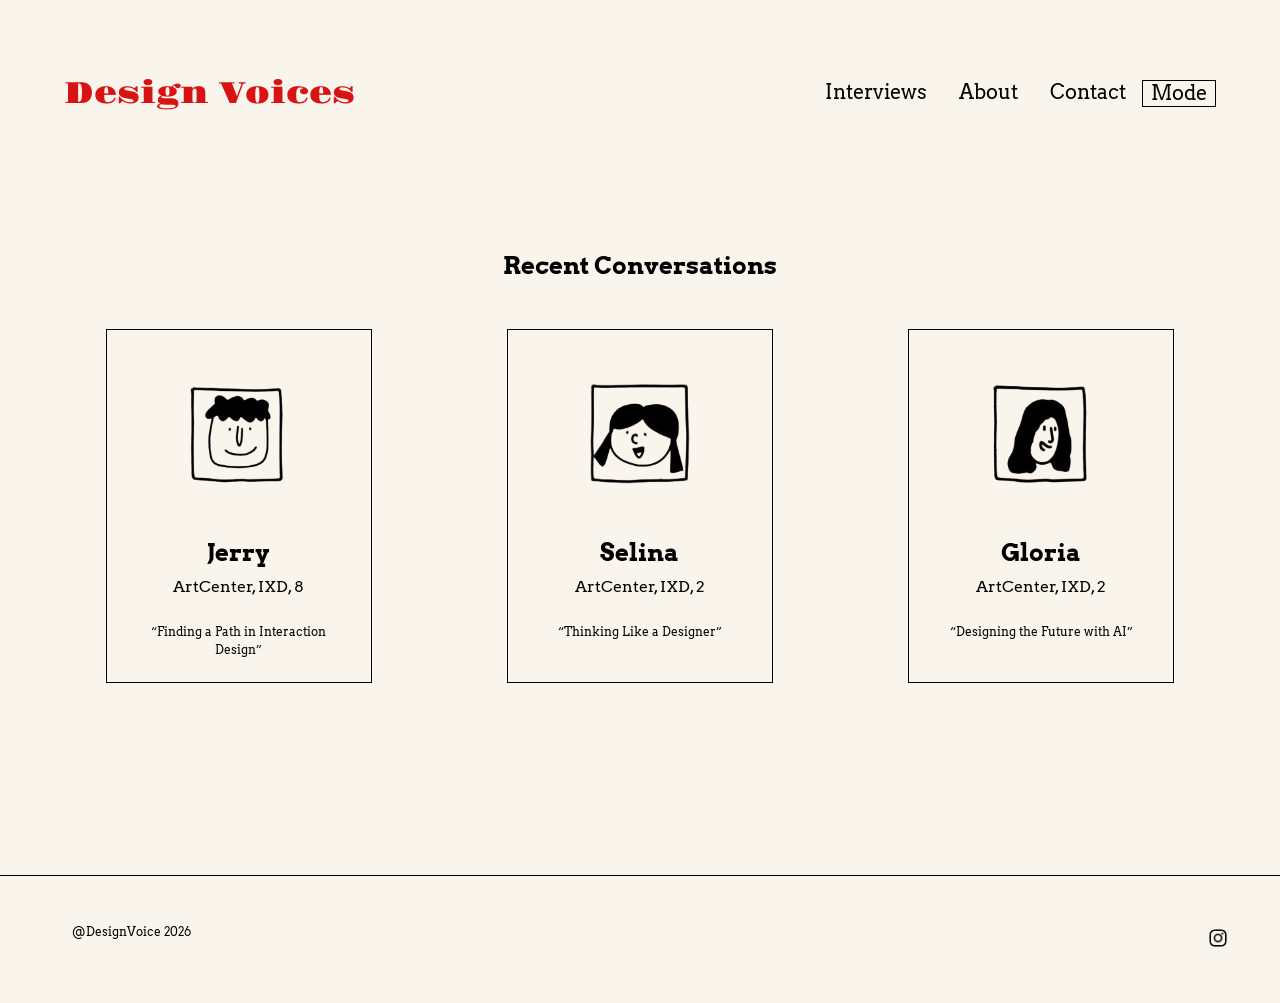
<file: index.html>
<!DOCTYPE html>
<html lang="en">
<head>
	<meta charset="utf-8">
	<meta content="initial-scale=1.0,width=device-width" name="viewport">

	<title>Your title here</title>

	<link href="css/reset.css" rel="stylesheet" type="text/css">
	<link href="css/styles.css" rel="stylesheet" type="text/css">

	<link rel="preconnect" href="https://fonts.googleapis.com">
	<link rel="preconnect" href="https://fonts.gstatic.com" crossorigin>
	<link href="https://fonts.googleapis.com/css2?family=Arvo:ital,wght@0,400;0,700;1,400;1,700&family=Bigshot+One&family=Bitcount+Single:wght@100..900&family=Changa+One:ital@0;1&family=Gravitas+One&family=PT+Sans:ital,wght@0,400;0,700;1,400;1,700&family=Space+Grotesk:wght@300..700&display=swap" rel="stylesheet">

	<script src="scripts.js"></script>
	<script src="button"></script>
</head>

<body>

	<header class="site-header">
		<h1 class="site-logo">Design Voices</h1>
		<nav class="site-nav">
			<ul class="site-nav__links">
				<li><a href="jerry.html">Interviews</a></li>
				<li><a href="#">About</a></li>
				<li><a href="#">Contact</a></li>
				<li><button class="mode-btn  js-mode">Mode</button></li>
			</ul>
		</nav>
	</header>

		<div class="cards">
			<h2 class="cards__header">Recent Conversations</h2>
			<ul class="cards__wrapper">
				<li class="card">
					<a href="jerry.html" class="card__link">
						<div class="card__image">
							<img src="images/jerry.png" alt="jerry">
						</div>						
						<h3 class="card__header">Jerry</h3>
						<p class="card__text">ArtCenter, IXD, 8</p>
						<p1 class="card__detail">“Finding a Path in Interaction Design”</p1>
					</a>
				</li>
				<li class="card">
					<a href="#" class="card__link">
						<div class="card__image">					
							<img src="images/selina.png" alt="selina">
						</div>
						<h3 class="card__header">Selina</h3>
						<p class="card__text">ArtCenter, IXD, 2</p>
						<p1 class="card__detail">“Thinking Like a Designer”</p1>
					</a>
				</li>
				<li class="card">
					<a href="gloria.html" class="card__link">
						<div class="card__image">					
							<img src="images/gloria.png" alt="gloria">
						</div>
						<h3 class="card__header">Gloria</h3>
						<p class="card__text">ArtCenter, IXD, 2</p>
						<p1 class="card__detail">“Designing the Future with AI”</p1>
					</a>
				</li>
			</ul>
		</div>


	<footer class="site-footer">
		<p>@DesignVoice 2026</p>
		<div class="ig__logo">
			<img src="images/iglogo.png" alt="iglogo">
		</div>
		
	</footer>

</body>
</html>
</file>
<file: css/styles.css>
:root {
	--text--light: #000000;
    --text--dark: #F9F5ED;
	--bg--light: #F9F5ED;
    --bg--dark: rgb(36, 34, 27);
    --hightlight: #D71313;


    --margin-outside: 1rem;
	--margin-bottom: 3rem;

	@media screen and (min-width: 850px) {
		--margin-outside: 4rem;
		--margin-bottom: 6rem;
	}
}

body{
    background-color: var(--bg--light);
}
body.dark-mode {
    background-color: var(--bg--dark);
    color: var(--text--dark);
}

.site-header {
	position: relative;
	margin-top: 2rem;
	margin-left: var(--margin-outside);
	margin-right: var(--margin-outside);
	margin-bottom: var(--margin-bottom);

    @media screen and (min-width:850px){
        display:flex;
        justify-content: space-between;
        align-items: center;
}

}
.site-logo {
	font-size: 1.875rem;
	font-family: "Gravitas One", serif;
    font-weight: 400;
    text-align: center;
    color:var(--hightlight);

	@media screen and (min-width: 850px){
		color:var(--hightlight);
        text-align: center;

	}
} 
.site-nav {
	margin-top: 2rem;
	cursor:crosshair;

	@media screen and (min-width: 850px){
		margin-top: 3rem;
	}
}
.site-nav__links {
	text-align: center;
    font-family: "Arvo", serif;
    font-size: 1.25rem;
    font-weight: 400;

    @media  screen and (min-width:850px) {
		display: flex;
		cursor:crosshair;
	}

    button {
        text-align: center;
        font-family: "Arvo", serif;
        font-size: 1.25rem;
        padding-top: 0;
        padding-bottom: 0;
        padding-left: .5rem;
        padding-right: .5rem;
         
        .dark-mode & {
		color: var(--text--dark);
        border-color: var(--bg--light);

	}

    }
    
    a {
        text-decoration: none;

        @media screen and (min-width: 850px) {
			padding-left: 1rem;
			padding-right: 1rem;
		}
        
    }

    li {
        margin-bottom: 3rem;
        font-display: flex;
    }
}
.site-nav__links a:hover{
    color: var(--hightlight);
}
    
button:hover {
        color:var(--hightlight);

 }
	
	.active {
		text-decoration: underline;
        color: var(--hightlight);
		font-weight: bold;

		@media screen and (min-width: 850px) {
        text-decoration: underline;
        color: var(--hightlight);
		font-weight: bold;
			
	}
}



.cards {
	margin-left: 1rem;
	margin-right: 1rem;
	margin-bottom: 12rem;

    
}
.cards__header {
	font-size: 1.25rem;
	margin-bottom: 1.5rem;
	text-align: center;
	font-weight: bold;
	color: var(--text--light);
    font-family: "Arvo", serif;

    .dark-mode & {
		color: var(--bg--light);
	}
    

	@media screen and (min-width: 850px){
        margin-bottom: 3rem;
        font-size: 1.5rem;
		
	}
}
.cards__wrapper {
	display: grid;
	gap: 3rem;

	@media screen and (min-width: 850px){
		grid-template-columns: repeat(3, 1fr);
		gap: .25rem;
        max-width: 1200px;
        margin: auto;
		
	}
}
.card {
    border: 1px solid var(--text--light);
    width: 16.625rem;
    margin: 0 auto;

    .dark-mode & {
		border-color: var(--bg--light);
	}
}
.card:hover {
    border: 1px solid var(--hightlight);

}
.card__link {
	padding: 1.5rem;
	text-decoration: none;
	text-align: center;
	display: block;

    
}

.card__image {
	width: 10rem;
	height: 10rem;
	padding: 1.5rem;
	margin-left: auto;
	margin-right: auto;
	margin-bottom: 0.2rem;	

	img {
		width: 100%;

        .dark-mode & {
		filter: invert(1);
	}

	}

	@media screen and (min-width: 850px){
	width: 10rem;
	height: 10rem;
	padding: 1.5rem;
	margin-left: auto;
	margin-right: auto;
	margin-bottom: 1.5rem;	


	}

}
.card__header {
	font-size: 1.5rem;
	margin-bottom: .5rem;
	font-weight: bold;
    font-family: "Arvo", serif;

}
.card__text {
	line-height: 1.35;
    margin-bottom: 1.5rem;
    font-family: "Arvo", serif;

    .dark-mode & {
		color: var(--text--dark);
	}
}
.card__detail {
    font-size: 0.75rem;
    font-style: normal;
    font-weight: 400;
    line-height: normal;
    color: var(--text--light);
    font-family: "Arvo", serif;
    
    .dark-mode & {
		color: var(--text--dark);
	}
}


.site-footer {
    border-top: 1px solid #000;
    font-family: "Arvo", serif;
    font-size: 0.75rem;
    display: flex;
    justify-content: space-between;
    padding: 3rem 3rem;
    

    p {
        padding-left: 1.5rem;
    }

    .dark-mode & {
		border-color: var(--bg--light);
	}
    

 
}
.ig__logo img {
    width: 1.5rem;
    height: 1.5rem;

    .dark-mode & {
		filter: invert(1);
	}

    @media screen and (min-width: 850px){
        width: 1.75rem;
        height: 1.75rem;
			
		}
    
}






/* Jerry */

.site-logo__jerry {
    font-size: 1.875rem;
	font-family: "Gravitas One", serif;
    font-weight: 400;
    text-align: center;
    color:var(--hightlight);
    text-decoration: none;


	@media screen and (min-width: 850px){
		color:var(--hightlight);
        text-align: center;

	}
    
}
.site-logo__jerry:hover {
        color: var(--text--light);

        .dark-mode & {
		border-color: var(--text--dark);
	}
        
    }


.jerry__interiview {
    color: var(--hightlight);
    text-decoration: underline;

    @media screen and (min-width: 850px) {
			padding-left: 1rem;
			padding-right: 1rem;
		}
}

.card__jerry {
    border: 5px solid var(--text--light);
    width: 16.625rem;
    margin: 0 auto;

    .dark-mode & {
		border-color: var(--bg--light);
	}

}
.cards__wrapper__jerry{
    text-align: center;
}
.card__header__jerry {
    margin-bottom: .5rem;
    font-size: 1.5rem;
    font-family: "Arvo", serif;
    font-weight: 700;
    
}
.card__image__jerry {
    width: 10rem;
	height: 10rem;
	margin-left: auto;
	margin-right: auto;

	img {
		width: 100%;

        .dark-mode & {
		filter: invert(1);
	}
	}

	@media screen and (min-width: 850px){
	width: 10rem;
	height: 10rem;
	padding: 1.5rem;
	margin-left: auto;
	margin-right: auto;
	margin-bottom: 0.5 rem;	
	}

}
.quote {
    text-align: center;
    margin-top: 3rem;
}
.quote1__jerry {
    font-family: "Arvo", serif;
    font-size: 2rem;
    font-weight: 700;

    @media screen and (min-width: 850px){
	font-size: 3rem;
	}
    

}
.quote__date {
    font-family: "Arvo", serif;
    font-size: 0.8rem;
    margin-top: 1rem;

}
.overview{
    margin-left: 5rem;
    margin-right: 5rem;
    margin-left: auto;
    margin-right: auto;
    margin-top: 5rem;
}
.description {
    text-align: center;
    font-family: Arvo;
    font-size: 1.25rem;
    margin-left: 5rem;
    margin-right: 5rem;

}
.interviewee {
    font-family: Arvo;
    font-size: 0.8rem;
    text-align: center;
    margin-top: 2rem;

}
.line {
    height: 3px;
    background-color: var(--hightlight);
    margin: 3rem 3rem;

}
.interview__text {
    text-align: left;
    margin-left: auto;
    margin-right: auto;
    padding-left: 1.5rem;
    padding-right: 1.5rem;

    @media screen and (min-width: 850px){
		max-width: 50rem;
		
	}
    

}
.question {
    text-align: left;
    font-family: Arvo;
    font-size: 1.25rem;
    font-weight: 700;
    margin-top: 8rem;
}
.answer {
    font-family: Arvo;
    font-size: 1.125rem;
    font-weight: 400;
    margin-top: 1rem;
    text-align: left;
    margin-bottom: 5rem;

}

.mark{
    font-family: "Bigshot One", serif;
    font-size: 5rem;
    font-style: normal;
    color: var(--hightlight);
    text-align: center;

    @media screen and (min-width: 850px){
        font-size: 6rem;
        max-width: 48rem;
        text-align: center;
        margin-left: auto;
        margin-right: auto;
		
		
	}
}
.quote2__jerry {
    font-family: "Bigshot One", serif;
    font-size: 1.5rem;
    font-style: normal;
    padding-left: 3rem;
    padding-right: 3rem;
    margin-bottom: 2rem;
    text-align: center;

    @media screen and (min-width: 850px){
        font-size: 3rem;
        max-width: 48rem;
        text-align: center;
        margin-left: auto;
        margin-right: auto;
		
		
	}

}
.quote__attribution {
    font-family: "Bigshot One", serif;
    font-size: 1.125rem;
    text-align: center;

}

.line2 {
    height: 1.5px;
    background-color: var(--hightlight);
    margin-top: 5rem;

}
.img {
    margin-top: 1rem;
    text-align: center;
    margin-bottom: 1rem;

    @media screen and (min-width: 850px){
        height: 20rem;
        display: flex;
        margin-left: auto;
        margin-right: auto;
        justify-content: center; 
        align-items: center;
		
	}
}
.img img {
    height: 12rem;
    justify-content: center; 
    align-items: center;
    text-align: center;

    @media screen and (min-width: 850px){
        height: 20rem;
		
	}
}
.line3 {
    height: 1.5px;
    background-color: var(--hightlight);
}
.the_end {
    font-family: Arvo;
    font-size: 0.8rem;
    text-align: center;
    margin-bottom: 5rem;
    margin-top: 7rem;
}






/* gloria */

.site-logo__gloria {
    font-size: 1.875rem;
	font-family: "Gravitas One", serif;
    font-weight: 400;
    text-align: center;
    color:var(--hightlight);
    text-decoration: none;


	@media screen and (min-width: 850px){
		color:var(--hightlight);
        text-align: center;

	}
    
}
.site-logo__gloria:hover {
        color: var(--text--light);

        .dark-mode & {
		border-color: var(--text--dark);
	}
        
    }


.gloria__interiview {
    color: var(--hightlight);
    text-decoration: underline;

    @media screen and (min-width: 850px) {
			padding-left: 1rem;
			padding-right: 1rem;
		}
}

.card__gloria {
    border: 5px solid var(--text--light);
    width: 16.625rem;
    margin: 0 auto;

    .dark-mode & {
		border-color: var(--bg--light);
	}

}
.cards__wrapper__gloria{
    text-align: center;
}
.card__header__gloria{
    margin-bottom: .5rem;
    font-size: 1.5rem;
    font-family: "Arvo", serif;
    font-weight: 700;
    
}
.card__image__gloria {
    width: 10rem;
	height: 10rem;
	margin-left: auto;
	margin-right: auto;

	img {
		width: 100%;

        .dark-mode & {
		filter: invert(1);
	}
	}

	@media screen and (min-width: 850px){
	width: 10rem;
	height: 10rem;
	padding: 1.5rem;
	margin-left: auto;
	margin-right: auto;
	margin-bottom: 0.5 rem;	
	}

}
.quote {
    text-align: center;
    margin-top: 3rem;
}
.quote1__gloria {
    font-family: "Arvo", serif;
    font-size: 2rem;
    font-weight: 700;

    @media screen and (min-width: 850px){
	font-size: 3rem;
	}
    

}
.quote__date {
    font-family: "Arvo", serif;
    font-size: 0.8rem;
    margin-top: 1rem;

}
.overview{
    margin-left: 5rem;
    margin-right: 5rem;
    margin-left: auto;
    margin-right: auto;
    margin-top: 5rem;
}
.description {
    text-align: center;
    font-family: Arvo;
    font-size: 1.25rem;
    margin-left: 5rem;
    margin-right: 5rem;

}
.interviewee {
    font-family: Arvo;
    font-size: 0.8rem;
    text-align: center;
    margin-top: 2rem;

}
.line {
    height: 3px;
    background-color: var(--hightlight);
    margin: 3rem 3rem;

}
.interview__text {
    text-align: left;
    margin-left: auto;
    margin-right: auto;
    padding-left: 1.5rem;
    padding-right: 1.5rem;

    @media screen and (min-width: 850px){
		max-width: 50rem;
		
	}
    

}
.question {
    text-align: left;
    font-family: Arvo;
    font-size: 1.25rem;
    font-weight: 700;
    margin-top: 8rem;
}
.answer {
    font-family: Arvo;
    font-size: 1.125rem;
    font-weight: 400;
    margin-top: 1rem;
    text-align: left;
    margin-bottom: 5rem;

}

.mark{
    font-family: "Bigshot One", serif;
    font-size: 5rem;
    font-style: normal;
    color: var(--hightlight);
    text-align: center;

    @media screen and (min-width: 850px){
        font-size: 6rem;
        max-width: 48rem;
        text-align: center;
        margin-left: auto;
        margin-right: auto;
		
		
	}
}
.quote2__gloria {
    font-family: "Bigshot One", serif;
    font-size: 1.5rem;
    font-style: normal;
    padding-left: 3rem;
    padding-right: 3rem;
    margin-bottom: 2rem;
    text-align: center;

    @media screen and (min-width: 850px){
        font-size: 3rem;
        max-width: 48rem;
        text-align: center;
        margin-left: auto;
        margin-right: auto;
		
		
	}

}
.quote__attribution {
    font-family: "Bigshot One", serif;
    font-size: 1.125rem;
    text-align: center;

}

.line2 {
    height: 1.5px;
    background-color: var(--hightlight);
    margin-top: 5rem;

}
.img {
    margin-top: 1rem;
    text-align: center;
    margin-bottom: 1rem;

    @media screen and (min-width: 850px){
        height: 20rem;
        display: flex;
        margin-left: auto;
        margin-right: auto;
        justify-content: center; 
        align-items: center;
		
	}
}
.img img {
    height: 12rem;
    justify-content: center; 
    align-items: center;
    text-align: center;

    @media screen and (min-width: 850px){
        height: 20rem;
		
	}
}
.line3 {
    height: 1.5px;
    background-color: var(--hightlight);
}
.the_end {
    font-family: Arvo;
    font-size: 0.8rem;
    text-align: center;
    margin-bottom: 5rem;
    margin-top: 7rem;
}
</file>
